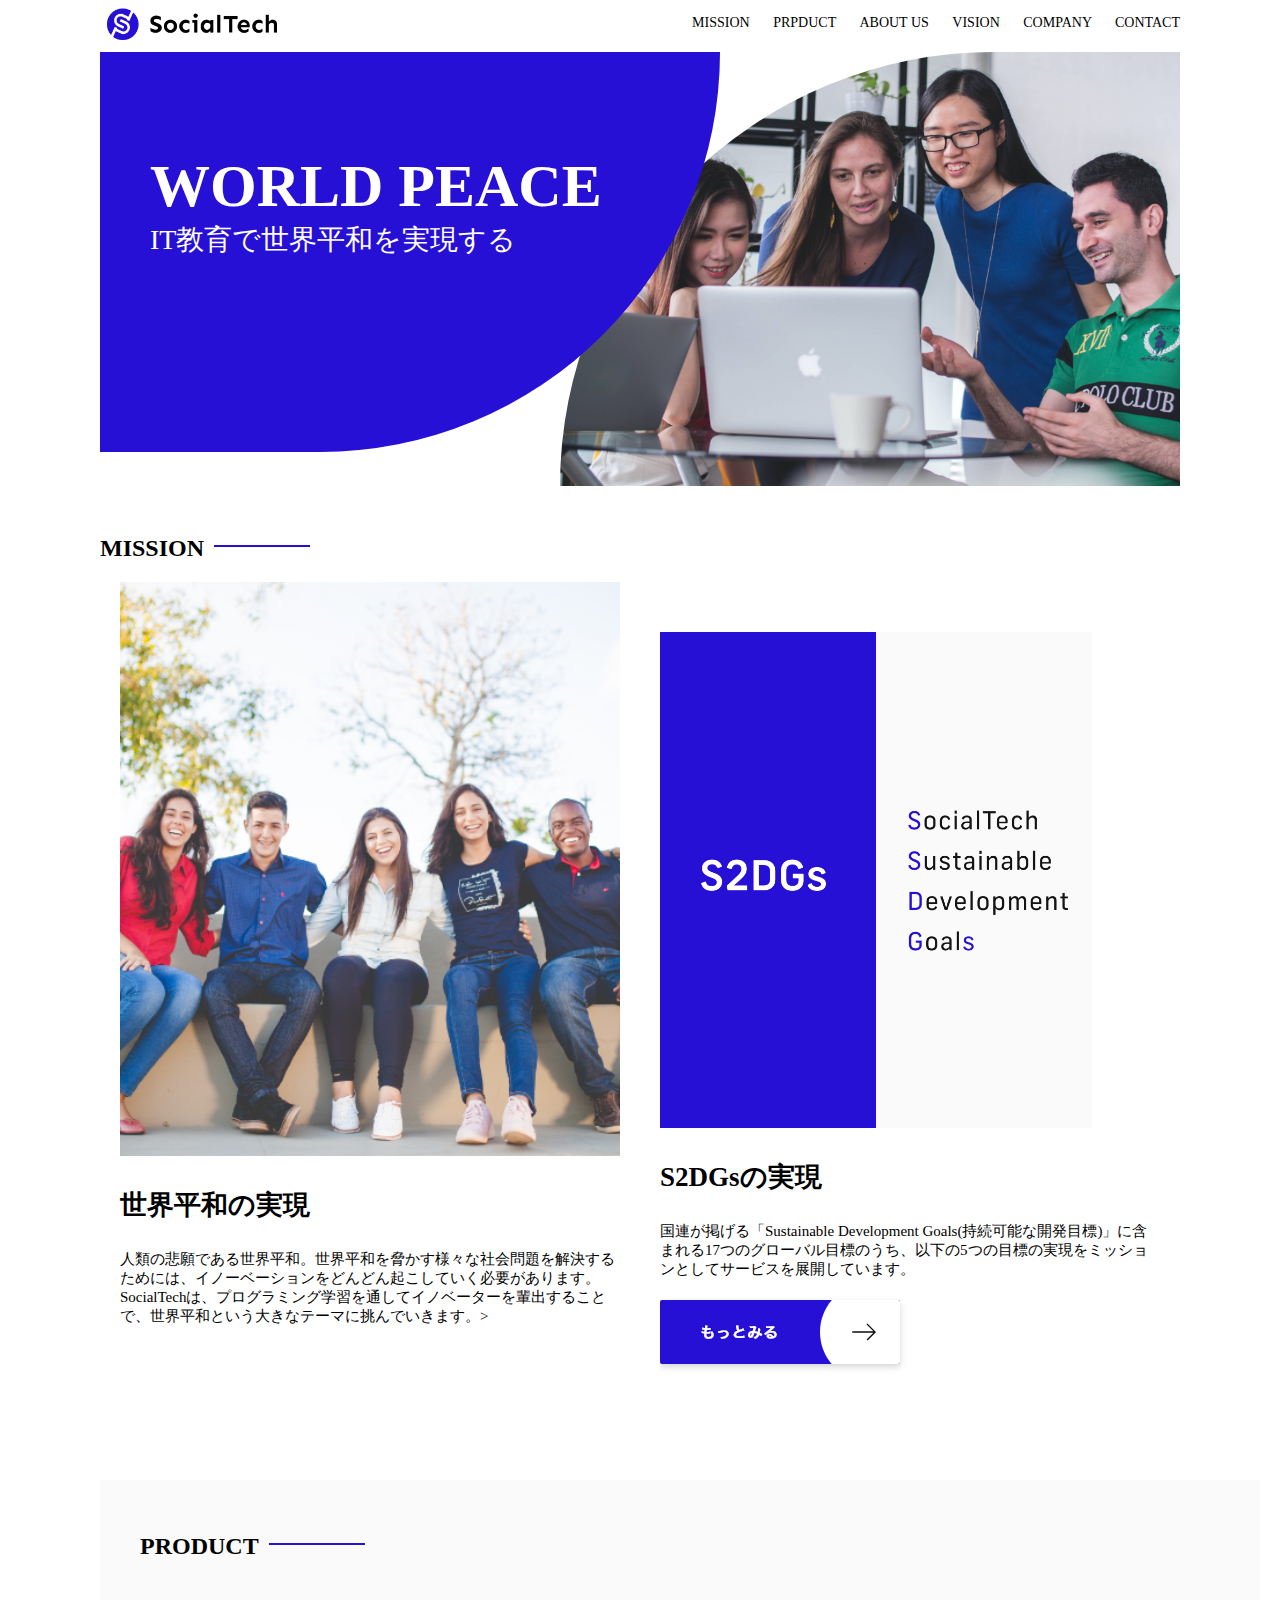
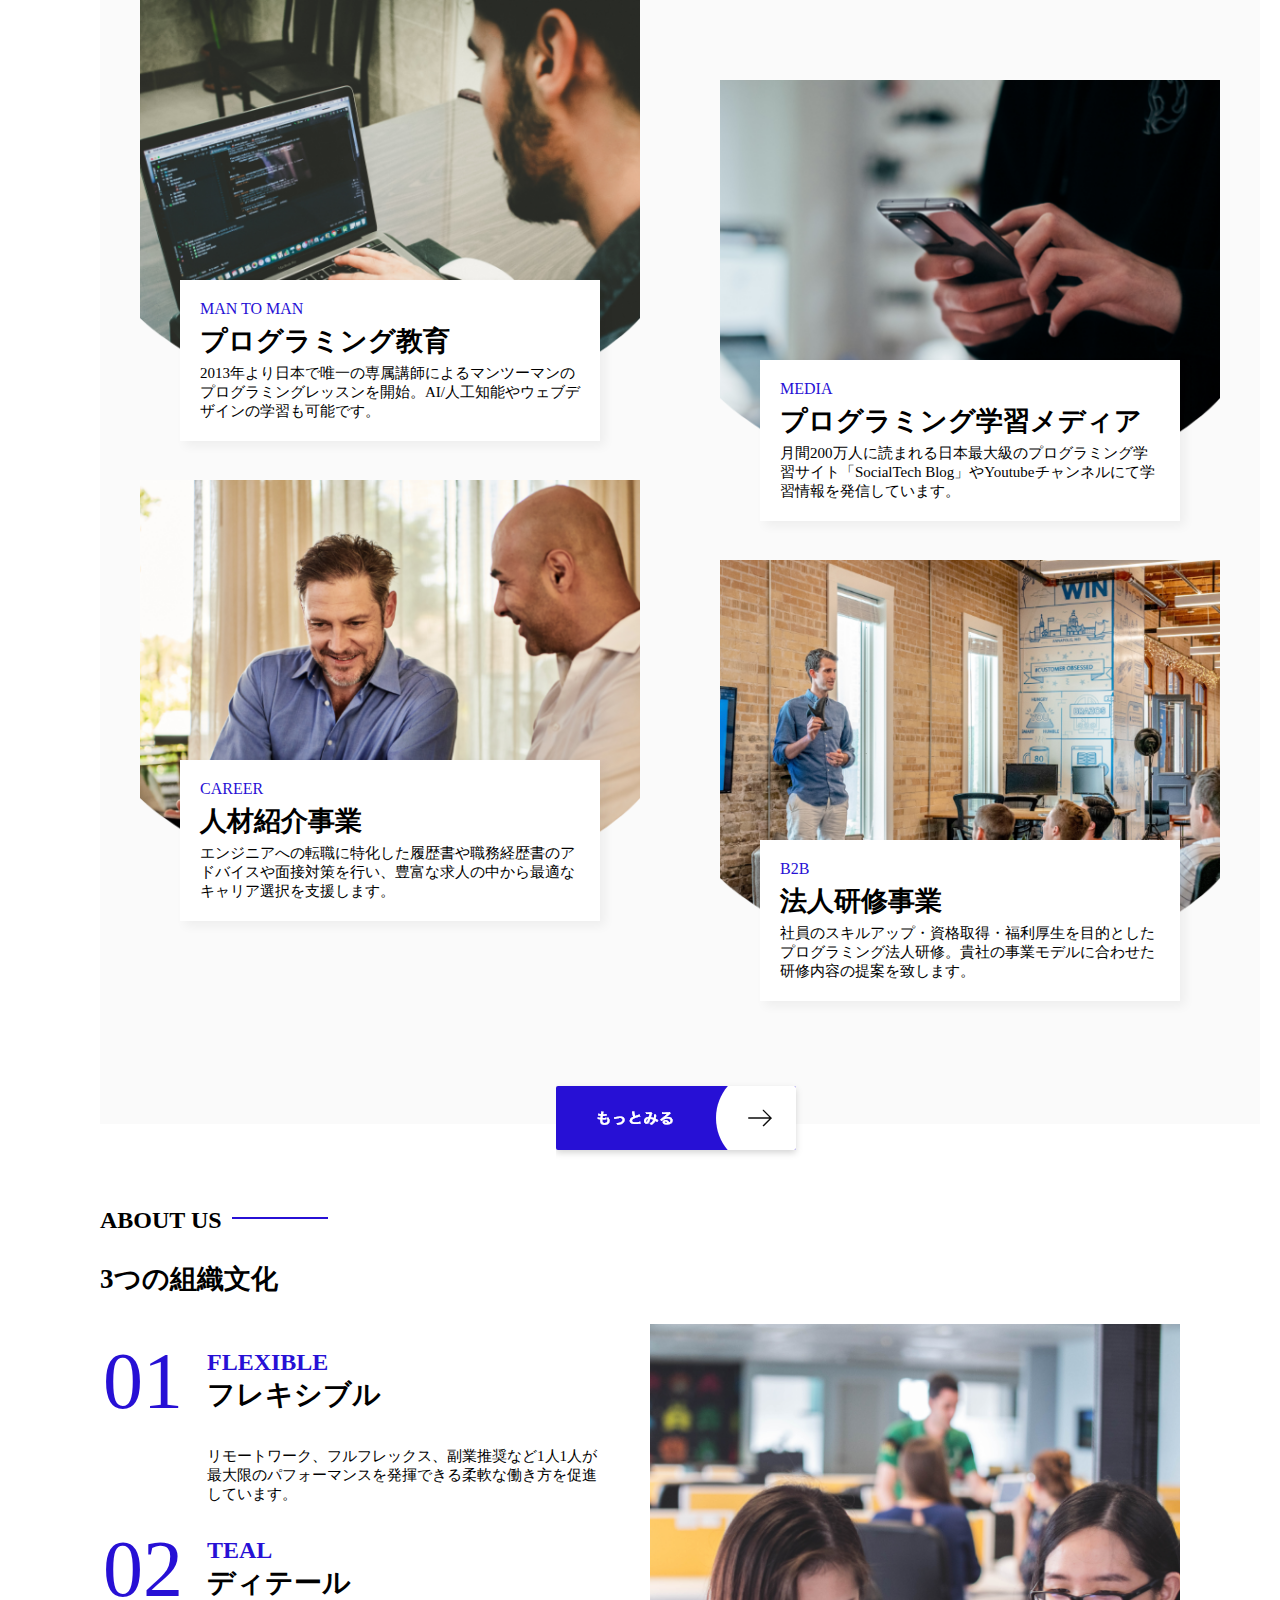
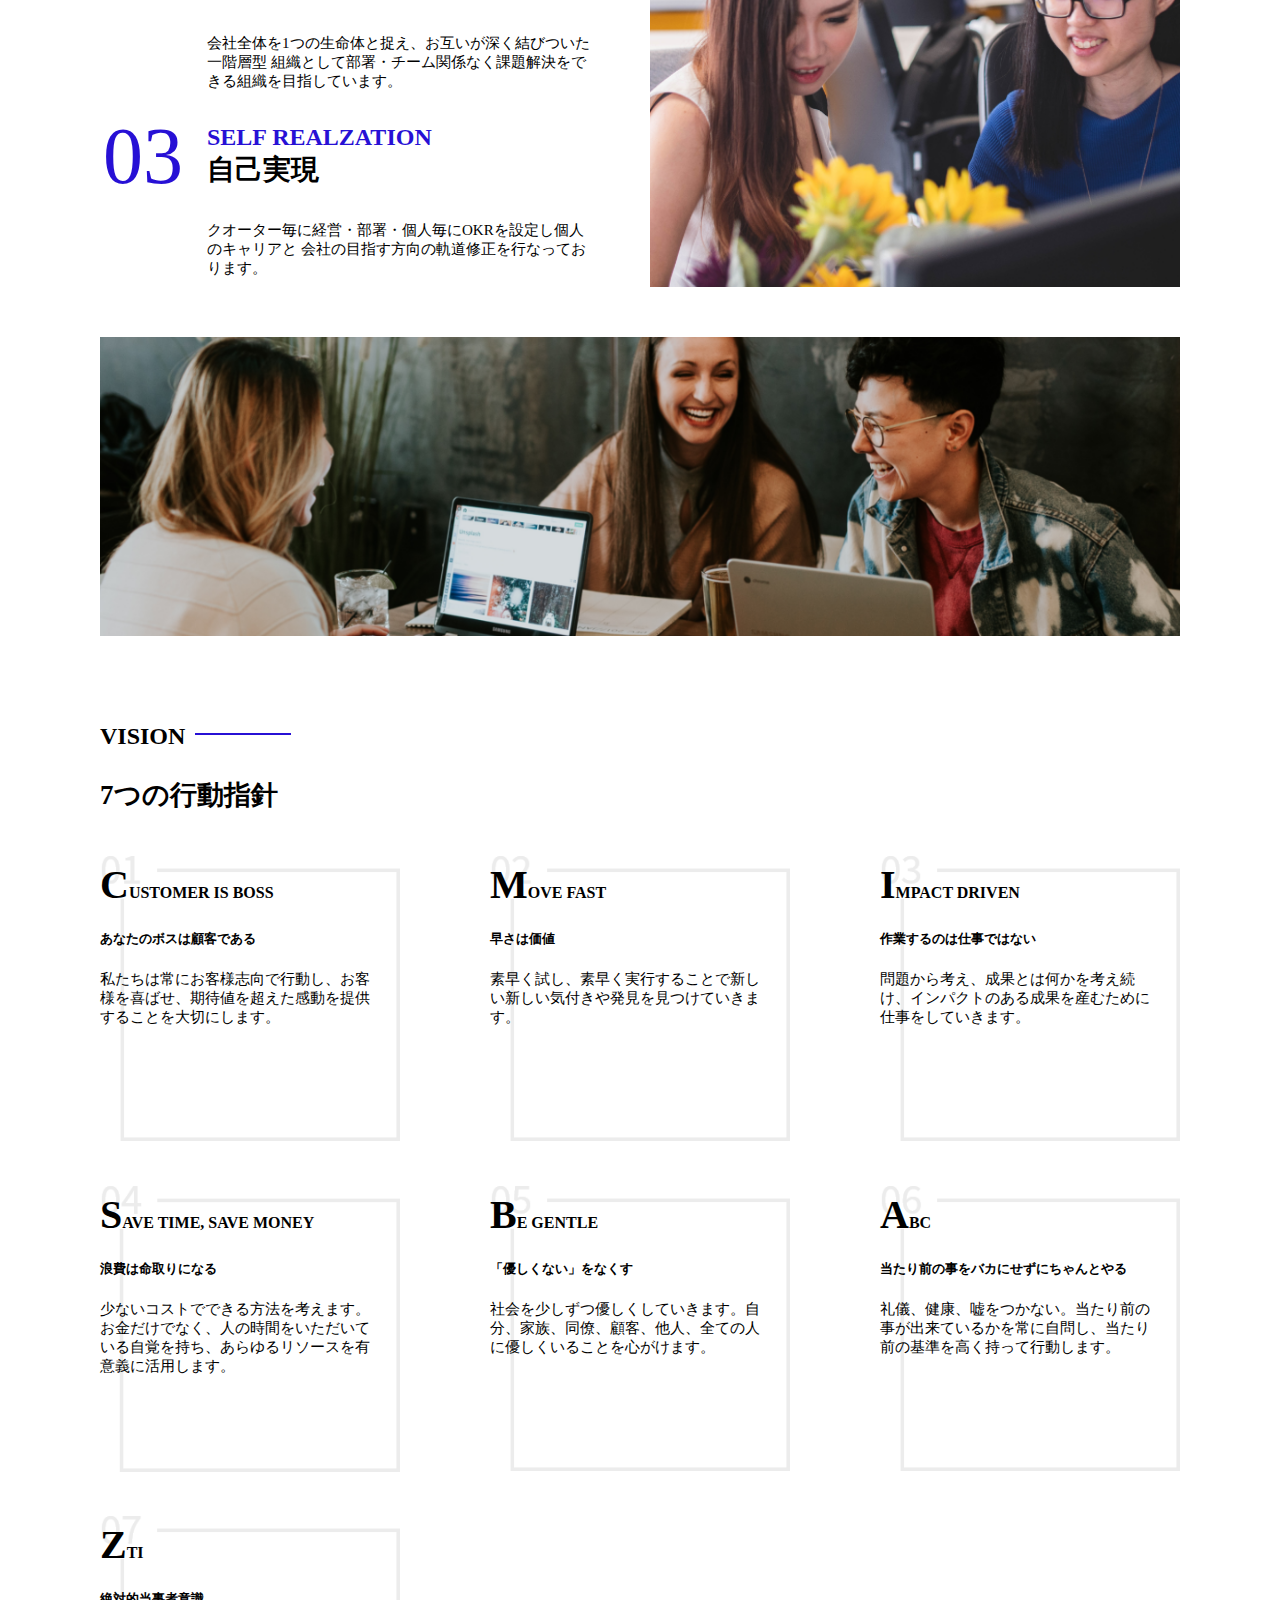
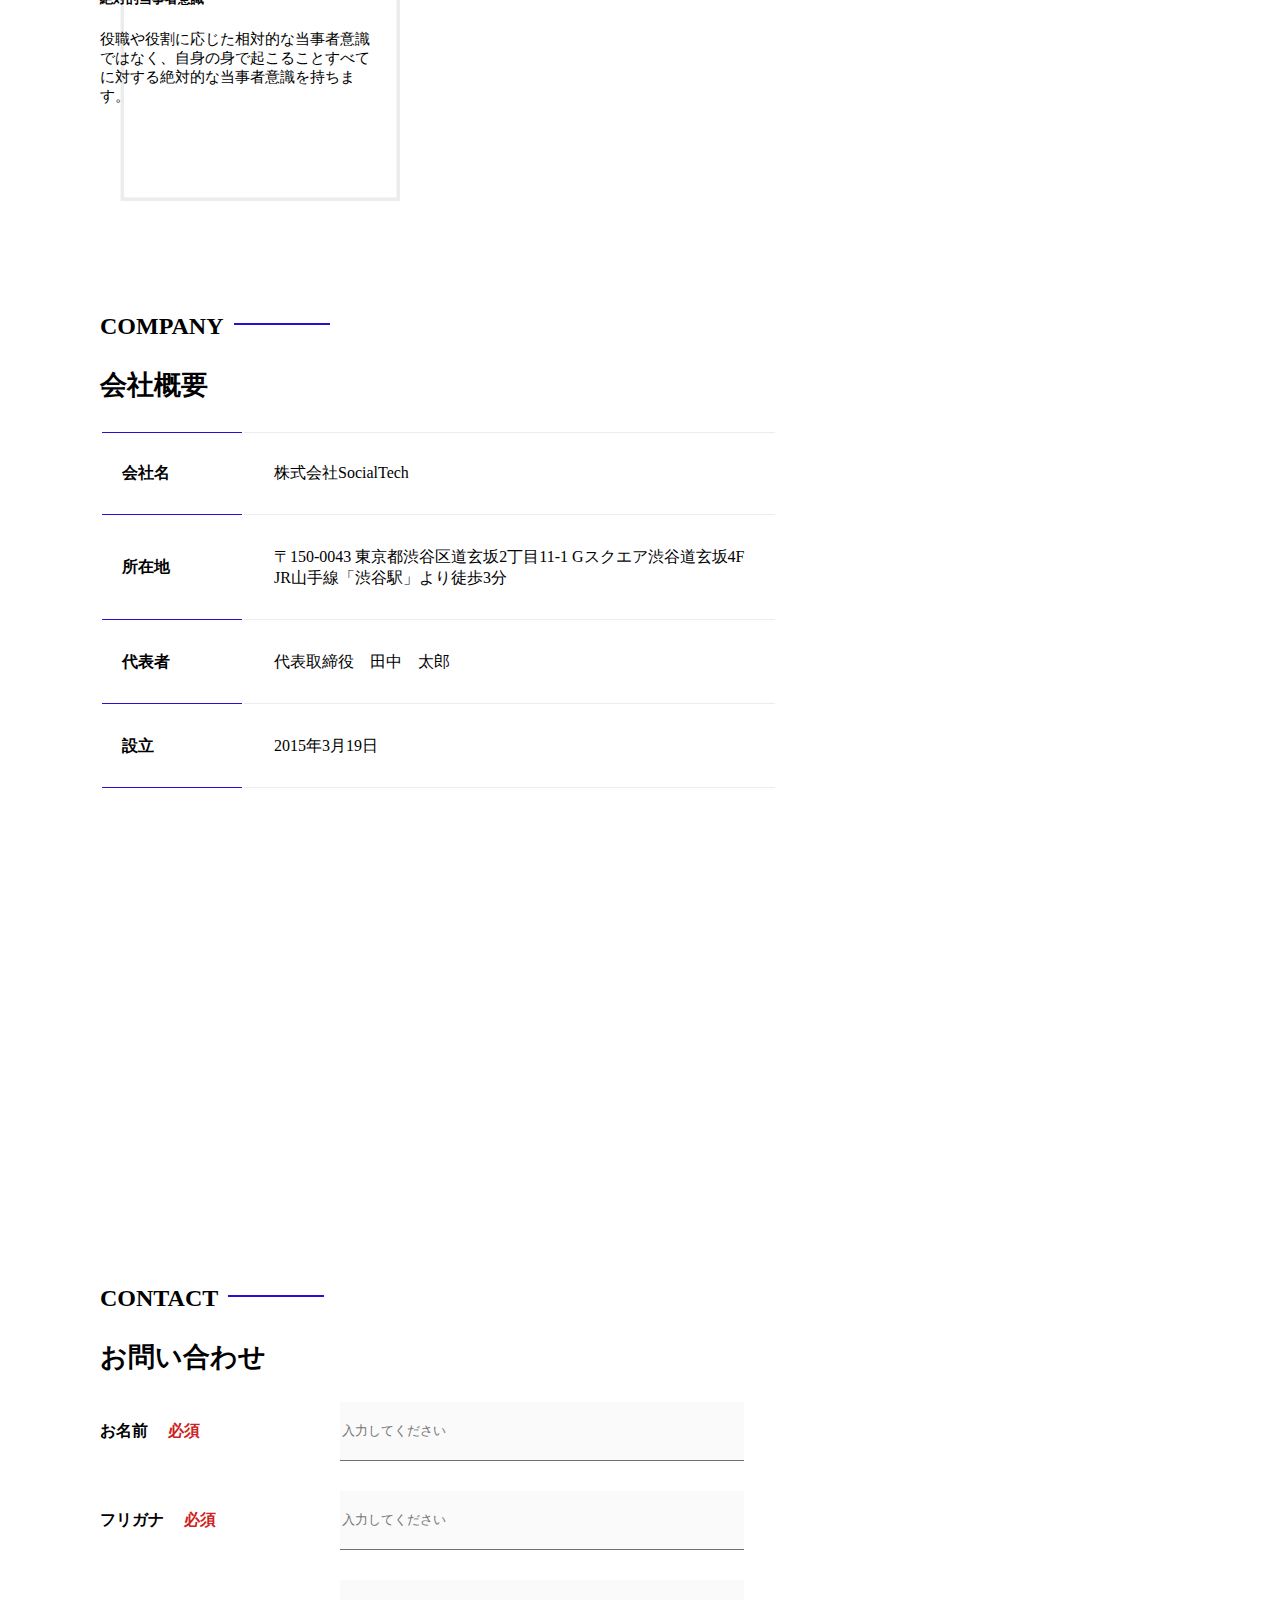
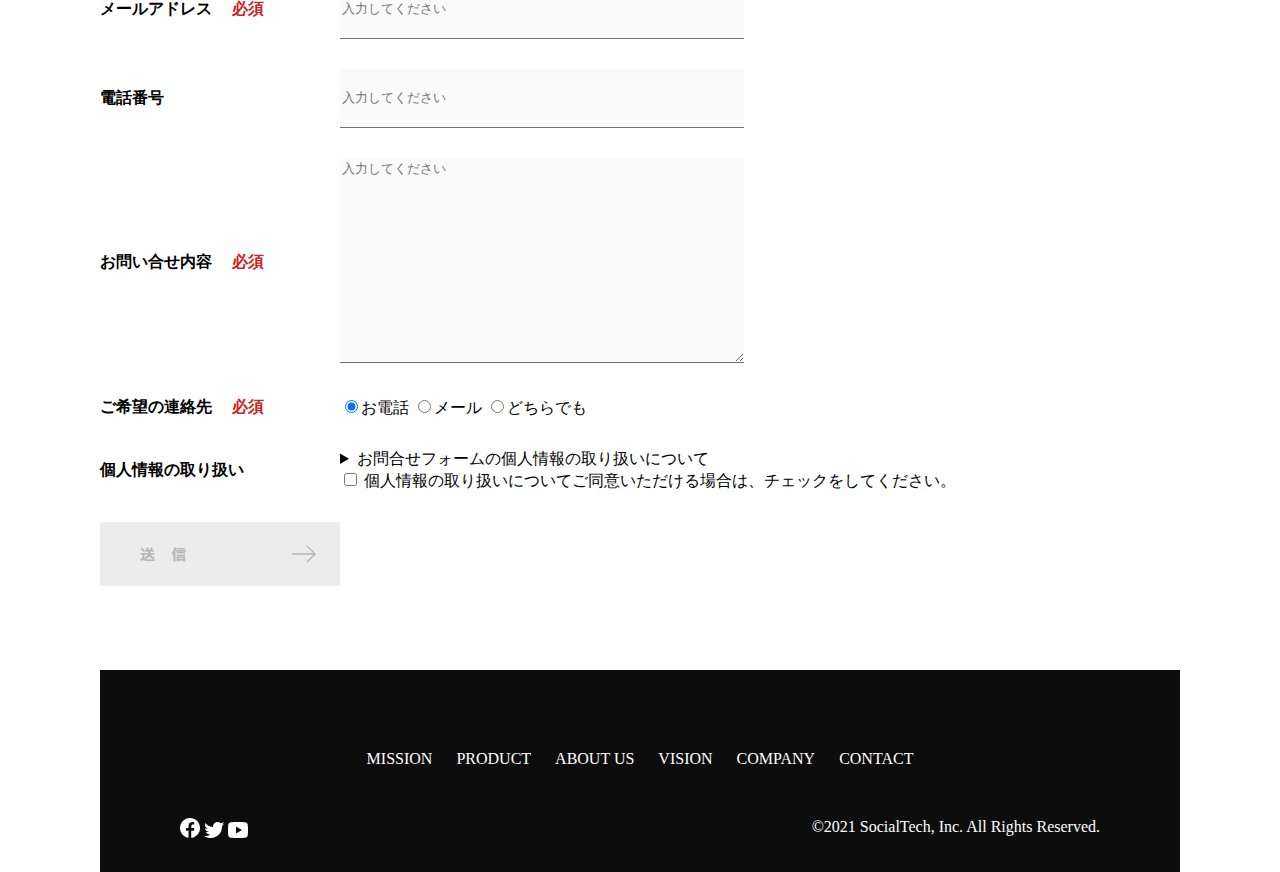
<file: index.html>
<!DOCTYPE html>
<html>
<head>
  <title>SocialTech</title>
  <meta charset="UTF-8">
  <meta name="description" content="SocialTechはEdTech業界のリーディングカンパニーを目指します。">
  <meta name="viewport" content="width=device-width, initial-scale=1.0">
  <link rel="stylesheet" href="style.css">
</head>

<body>
  <!-- ヘッダー -->
  <header>
  <!-- ロゴ -->
    <a href="index.html" id="logo"><img src="images/logo.png" alt="トップページに戻る"></a>
  
   <!-- PC用ナビゲーション -->
   <nav id="nav-pc">
    <a href="mission.html">MISSION</a>
    <a href="product.html">PRPDUCT</a>
    <a href="index.html#aboutus">ABOUT US</a>
    <a href="index.html#vision">VISION</a>
    <a href="index.html#company">COMPANY</a>
    <a href="index.html#contact">CONTACT</a>
  </nav>
  
  <!-- スマホ用メニューボタン -->
  <img id="menu-sp" src="images/button-menu.png" alt="ナビゲーションを開く" onclick="document.getElementById('nav-sp').style.display='block'">
  
  <!-- スマホ用ナビゲーション --> 
   <nav id="nav-sp">
    <img id="close" src="images/button-close.png" alt="ナビゲーションを閉じる" onclick="document.getElementById('nav-sp').style.display= 'none'">
    <a id="logo-sp" href="index.html" onclick="document.getElementById('nav-sp').style.display = 'none'"><img
      src="images/logo-sp.png" alt="トップページに戻る"></a>
    <a class="menu" href="mission.html" onclick="document.getElementById('nav-sp').style.display = 'none'">MISSION</a>
    <a class="menu" href="product.html" onclick="document.getElementById('nav-sp').style.display = 'none'">PRODUCT</a>
    <a class="menu" href="index.html#aboutus"onclick="document.getElementById('nav-sp').style.display = 'none'">ABOUT 
     US</a>
     <a class="menu" href="index.html#vision"
     onclick="document.getElementById('nav-sp').style.display = 'none'">VISION</a>
     <a class="menu" href="index.html#company"
     onclick="document.getElementById('nav-sp').style.display = 'none'">COMPANY</a>
     <a class="menu" href="index.html#contact"
     onclick="document.getElementById('nav-sp').style.display = 'none'">CONTACT</a>
     <div id="sns">
      <a href="https://www.facebook.com/sejuku2013"><img src="images/button-facebook.png" alt="Facebookのリンク"></a>
      <a href="https://twitter.com/samuraijuku"><img src="images/button-twitter.png" alt="Twitterのリンク"></a>
      <a href="https://www.youtube.com/channel/UCCFOQO5aDK0xXam4cUQXT8g"><img src="images/button-youtube.png" alt="YouTubeのリンク"></a>
     </div>   
   </nav>
  </header>
  <main>
    <article>
      <!-- メインビジュアル -->
        <section id="main-visual">
          <div id="main-message">
          <h1>WORLD PEACE</h1>
          <p>IT教育で世界平和を実現する</p>
          </div>
            <img src="images/index/index-main.png" alt="PCの周りに集まる多国籍の仲間たち">
      </section>
      <!-- ミッション -->
        <section id="mission">
          <h2 class="index-h2">MISSION</h2>
          <div id="mission-flex">
          <div>
            <img id="mission-photo" src="images/index/index-mission.png" alt="屋外のベンチで写真を撮影する多国籍の仲間たち">
            <h3>世界平和の実現</h3>
            <p>
              人類の悲願である世界平和。世界平和を脅かす様々な社会問題を解決するためには、イノーベーションをどんどん起こしていく必要があります。SocialTechは、プログラミング学習を通してイノベーターを輩出することで、世界平和という大きなテーマに挑んでいきます。>
            </p>
          </div>
        <div>
          <img id="s2dgs" src="images/index/s2dgs.png" alt="S2DGs">
          <h3>S2DGsの実現</h3>
          <p>国連が掲げる「Sustainable Development Goals(持続可能な開発目標)」に含まれる17つのグローバル目標のうち、以下の5つの目標の実現をミッションとしてサービスを展開しています。</p>
          <a href="mission.html">
            <img src="images/button-more.png" alt="もっとみる">
          </a>
        </div>
        </div>
      </section>

      <section id="product">
        <h2 class="index-h2">PRODUCT</h2>
        <div>
          <div id="product-left">
            <div>
              <img class="product-photo" src="images/index/index-mantoman.png" alt="PCでコードを書く男性">
              <div class="product-explain">
                <span>MAN TO MAN</span>
                <h3>プログラミング教育</h3>
                <p>2013年より日本で唯一の専属講師によるマンツーマンのプログラミングレッスンを開始。AI/人工知能やウェブデザインの学習も可能です。</p>
              </div>
            </div>
            <div>
              <img class="product-photo" src="images/index/index-career.png" alt="笑顔で話し合う2人の男性">
              <div class="product-explain">
              <span>CAREER</span>
              <h3>人材紹介事業</h3>
              <p>エンジニアへの転職に特化した履歴書や職務経歴書のアドバイスや面接対策を行い、豊富な求人の中から最適なキャリア選択を支援します。</p>
            </div>
          </div>
          </div>
          <div id="product-right">
            <div>
              <img class="product-photo" src="images/index/index-media.png" alt="スマートフォンを操作する人">
              <div class="product-explain">
               <span>MEDIA</span>
               <h3>プログラミング学習メディア</h3>
               <p>月間200万人に読まれる日本最大級のプログラミング学習サイト「SocialTech Blog」やYoutubeチャンネルにて学習情報を発信しています。</p> 
              </div>
              </div>
            <div>
              <img class="product-photo" src="images/index/index-b2b.png" alt="講演中の男性とそれを聴く人々">
              <div class="product-explain">
                <span>B2B</span>
                <h3>法人研修事業</h3>
                <p>社員のスキルアップ・資格取得・福利厚生を目的としたプログラミング法人研修。貴社の事業モデルに合わせた研修内容の提案を致します。</p>
              </div>
            </div>
          </div>
          </div>
        <div>
          <a id="product-more" href="product.html">
            <img src="images/button-more.png" alt="もっとみる">
          </a>
        </div>
      </section>
      <!--ABOUT US-->
      <section id="aboutus">
      <h2 class="index-h2">ABOUT US</h2>
      <h3>3つの組織文化</h3>
      <div>
        <table class="culture-table"> 
          <tr>
          <td>
            <span class="culture-num">01</span>
          </td>
          <td>
            <span class="culture-en">FLEXIBLE</span>
            <span class="culture-jp">フレキシブル</span>
          </td>
          </tr>
          <tr>
            <td>
              <!--空のセル-->
            </td>
            <td>
              <p class="culture-description">
                リモートワーク、フルフレックス、副業推奨など1人1人が最大限のパフォーマンスを発揮できる柔軟な働き方を促進しています。
              </p>
            </td>
          </tr>
          <tr>
            <td>
              <span class="culture-num">02</span>
            </td>
            <td>
              <span class="culture-en">TEAL</span>
              <span class="culture-jp">ディテール</span>
            </td>
          </tr>
          <tr>
            <td>
              <!--空のセル-->
            </td>
            <td>
              <p class="culture-description">
                会社全体を1つの生命体と捉え、お互いが深く結びついた一階層型
                組織として部署・チーム関係なく課題解決をできる組織を目指しています。
              </p>
            </td>
          </tr>
          <tr>
            <td>
              <span class="culture-num">03</span>
            </td>
            <td>
              <span class="culture-en">SELF REALZATION</span>
              <span class="culture-jp">自己実現</span>
            </td>
          </tr>
          <tr>
            <td>
              <!--空のセル-->
            </td>
            <td>
              <p class="culture-description">
                クオーター毎に経営・部署・個人毎にOKRを設定し個人のキャリアと
                会社の目指す方向の軌道修正を行なっております。
              </p>
            </td>
          </tr>
        </table>
        <img class="culture-img" src="images/index/index-aboutus1.png" alt="笑顔で話し合う2人の女性">
      </div>
      <img class="culture-img2" src="images/index/index-aboutus2.png" alt="笑顔で話し合う3人の男女">
      </section>
      <!-- vision -->
      <section id="vision">
        <h2 class="index-h2">VISION</h2>
        <h3>7つの行動指針</h3>
        <div>
          <div class="vision-box">
            <img src="images/index/vision-01.png" alt="01">
            <span>
              <h4>CUSTOMER IS BOSS</h4>
              <h5>あなたのボスは顧客である</h5>
              <p>私たちは常にお客様志向で行動し、お客様を喜ばせ、期待値を超えた感動を提供することを大切にします。</p>
            </span>
          </div>
          <div class="vision-box">
            <img src="images/index/vision-02.png" alt="02">
            <span>
              <h4>MOVE FAST</h4>
              <h5>早さは価値</h5>
              <p>素早く試し、素早く実行することで新しい新しい気付きや発見を見つけていきます。</p>
              </span>
          </div>
          <div class="vision-box">
            <img src="images/index/vision-03.png" alt="03">
            <span>
              <h4>IMPACT DRIVEN</h4>
              <h5>作業するのは仕事ではない</h5>
              <p>問題から考え、成果とは何かを考え続け、インパクトのある成果を産むために仕事をしていきます。</p>
            </span>
        </div>
        <div class="vision-box">
          <img src="images/index/vision-04.png" alt="04">
          <span>
            <h4>SAVE TIME, SAVE MONEY</h4>
            <h5>浪費は命取りになる</h5>
            <p>少ないコストでできる方法を考えます。お金だけでなく、人の時間をいただいている自覚を持ち、あらゆるリソースを有意義に活用します。</p>
          </span>
        </div>
        <div class="vision-box">
          <img src="images/index/vision-05.png" alt="05">
          <span>
            <h4>BE GENTLE</h4>
            <h5>「優しくない」をなくす</h5>
            <p>社会を少しずつ優しくしていきます。自分、家族、同僚、顧客、他人、全ての人に優しくいることを心がけます。</p>
          </span>
        </div>
        <div class="vision-box">
          <img src="images/index/vision-06.png" alt="06">
          <span>
            <h4>ABC</h4>
            <h5>当たり前の事をバカにせずにちゃんとやる</h5>
            <p>礼儀、健康、嘘をつかない。当たり前の事が出来ているかを常に自問し、当たり前の基準を高く持って行動します。</p>
          </span>
        </div>
        <div class="vision-box">
          <img src="images/index/vision-07.png" alt="07">
          <span>
            <h4>ZTI</h4>
            <h5>絶対的当事者意識</h5>
            <p>役職や役割に応じた相対的な当事者意識ではなく、自身の身で起こることすべてに対する絶対的な当事者意識を持ちます。</p>
          </span>
          </div>
        </div>
      </section>
      <!-- COMPANY -->
      <section id ="company">
        <h2 class="index-h2">COMPANY</h2>
        <h3>会社概要</h3>
        <table id="company-table">
          <tr>
            <th class="tableheader-first">会社名</th>
            <td class="cell-first">株式会社SocialTech</td>
          </tr>
          <tr>
            <th class="tableheader">所在地</th>
            <td class="cell">〒150-0043 東京都渋谷区道玄坂2丁目11-1 Gスクエア渋谷道玄坂4F<br>JR山手線「渋谷駅」より徒歩3分</td>
          </tr>
          <tr>
            <th class="tableheader">代表者</th>
            <td class="cell">代表取締役　田中　太郎</td>
          </tr>
          <tr>
            <th class="tableheader">設立</th>
            <td class="cell">2015年3月19日</td>
          </tr>
        </table>
        <iframe
         src="https://www.google.com/maps/embed?pb=!1m18!1m12!1m3!1d3241.7759544892483!2d139.69399665123464!3d35.65789123876098!2m3!1f0!2f0!3f0!3m2!1i1024!2i768!4f13.1!3m3!1m2!1s0x60188caa0042e8d1%3A0xba130bea826a7aa2!2z44CSMTUwLTAwNDMg5p2x5Lqs6YO95riL6LC35Yy66YGT546E5Z2C77yS5LiB55uu77yR77yR4oiS77yR!5e0!3m2!1sja!2sjp!4v1636872991912!5m2!1sja!2sjp"
         style="border:0;" allowfullscreen="" loading="lazy">
        </iframe>
      </section>
      <!-- お問い合わせフォーム -->
      <section id="contact">
        <h2 class="index-h2">CONTACT</h2>
        <h3>お問い合わせ</h3>
        <!-- STATIC FORMSのフォームタグ -->
        <form action="https://api.staticforms.xyz/submit" method="post">          
          <input type="text" name="honeypot" style="display:none">
          <!-- STATIC FORMSのアクセスキー -->
           <input type="hidden" name="accessKey" value="19771aef-41c4-40b6-b915-912b0ebe13c9">
           <input type="hidden" name="subject" value="お問い合わせフォーム" />
           <!--送信先のメールアドレスをvalueに設定する-->
           <input type="hidden" name="replyTo" value="satoshiy4@gmail.com">
           <!--redirectToのURLは公開後のURLへリンクする-->
           <input type="hidden" name="redirectTo" value="">
          <div>
            <div class="contact-heading">
              <label class="contact-label">お名前<span class="contact-span">必須</span></label>   
            </div>
            <div class="contact-form">
              <input type="text" name="name" placeholder="入力してください" class="contact-textbox">
            </div>
          </div>
          <div>
            <div class="contact-heading">
              <label class="contact-label">フリガナ<span class="contact-span">必須</span></label>
            </div>
            <div class="contact-form">
              <input type="text" name="hurigana" placeholder="入力してください" class="contact-textbox">
            </div>
          </div>
          <div>
            <div class="contact-heading">
              <label class="contact-label">メールアドレス<span class="contact-span">必須</span></label>
            </div>
            <div class="contact-form">
              <input type="text" name="email" placeholder="入力してください" class="contact-textbox">
            </div>
          </div>
          <div>
            <div class="contact-heading">
              <label class="contact-label">電話番号</label>
            </div>
            <div>
              <input type="text" name="tel" placeholder="入力してください" class="contact-textbox">
            </div>
          </div>
          <div>
            <div class="contact-heading">
              <label class="contact-label">お問い合せ内容<span class="contact-span">必須</span></label>
            </div>
            <div>
              <textarea class="contact-textarea" placeholder="入力してください" name="message"></textarea>
            </div>
          </div>
          <div>
            <div class="contact-heading">
             <label class="contact-label">ご希望の連絡先<sapn class="contact-span">必須</span></label>
            </div>
            <div>
             <input class="radiobutton" type="radio" value="tel" name="contact" checked><label>お電話</label>
             <input class="radiobutton" type="radio" value="mail" name="contact"><label>メール</label>
             <input class="radiobutton" type="radio" value="both" name="contact"><label>どちらでも</label>
            </div>
          </div>
          <div>
             <div class="contact-heading">
              <label class="contact-label">個人情報の取り扱い</label>
             </div>
             <div>
            <details>
              <summary>お問合せフォームの個人情報の取り扱いについて</summary>
              <div>
              <span>１．組織の名称又は氏名</span><br>
              株式会社SocialTech<br><br>
              <span>２．個人情報保護管理者（若しくはその代理人）の氏名又は職名、所属及び連絡先</span>
              鈴木 一郎 コーポレート部</span><br>
              メールアドレス：support@socialtech.net<br>
              TEL：03-xxxx-xxx<br>
              <span>３．個人情報の利用目的</span><br>
              ・本サービス及び本サービスに関連する情報の提供又はそれらに関する連絡のため<br>                  
              ・ユーザーの本人確認のため<br>
              ・当社サービスのご案内のため<br>
              ・当社の商品等の広告または宣伝（電子メールによるものを含むものとします。）<br><br>
              <span>４．個人情報の取り扱い業務の委託</span><br>
              個人情報の取扱業務の全部または一部を外部に業務委託する場合があります。<br>
              その際、弊社は、個人情報を適切に保護できる管理体制を敷き実行していることを条件として<br>
              委託先を厳選したうえで、機密保持契約を委託先と締結し、お客様の個人情報を厳密に管理させます。<br><br>
              <span>５．個人情報の開示等の請求</span><br>
              お客様は、弊社に対してご自身の個人情報の開示等（利用目的の通知、開示、内容の訂正・追加・削除、利用の停止または消去、第三者への提供の停止）に関して、当社問合わせ窓口に申し出ることができます。<br>
              その際、弊社はお客様ご本人を確認させていただいたうえで、合理的な期間内に対応いたします。<br><br>                    
              なお、個人情報に関する弊社問合わせ先は、次の通りです。<br><br>
              株式会社SocialTech　個人情報問合せ窓口<br>
              〒150-0043　東京都渋谷区道玄坂2丁目11-1 Ｇスクエア渋谷道玄坂 4F<br>
              メールアドレス：support@socialtech.net　TEL：03-xxxx-xxxx<br><br>
              <span>６．個人情報を提供されることの任意性について</span><br><br>
              お客様がご自身の個人情報を弊社に提供されるか否かは、お客様のご判断によりますが、もしご提供されない場合には、適切なサービスが提供できない場合がありますので予めご了承ください。
            </div>
            </details>
            <input type="checkbox" name="agree">
             <span>個人情報の取り扱いについてご同意いただける場合は、チェックをしてください。</span>
            </div>
            </div>
       <input type="image" src="images/button-submit.png" alt="送信する">
      </form>
      </section>
    </article>
    <footer>
      <div src="images/logo-sp.png" alt="SocialTech">
      </div>
      <div id="footer-link">
        <a href="mission.html">MISSION</a>
        <a href="product.html">PRODUCT</a>
        <a href="index.html#aboutus">ABOUT US</a>
        <a href="index.html#vision">VISION</a>
        <a href="index.html#company">COMPANY</a>
        <a href="index.html#contact">CONTACT</a>
      </div>
      <div id="sns-footer">
        <a href="https://www.facebook.com/sejuku2013"><img src="images/button-facebook.png" alt="Facebookのリンク"></a>
        <a href="htpps://twitter.com/samuraijuku"><img src="images/button-twitter.png" alt="Twitterのリンク"></a>
        <a href="https://www.youtube.com/channel/UCCFOQO5aDK0xXam4cUQXT8g"><img src="images/button-youtube.png" alt="Youtubeのリンク"></a>
         <span id="copyright">&copy;2021 SocialTech, Inc. All Rights Reserved. </span>
      </div>
    </footer>
  </main>
</body>
</html>
</file>
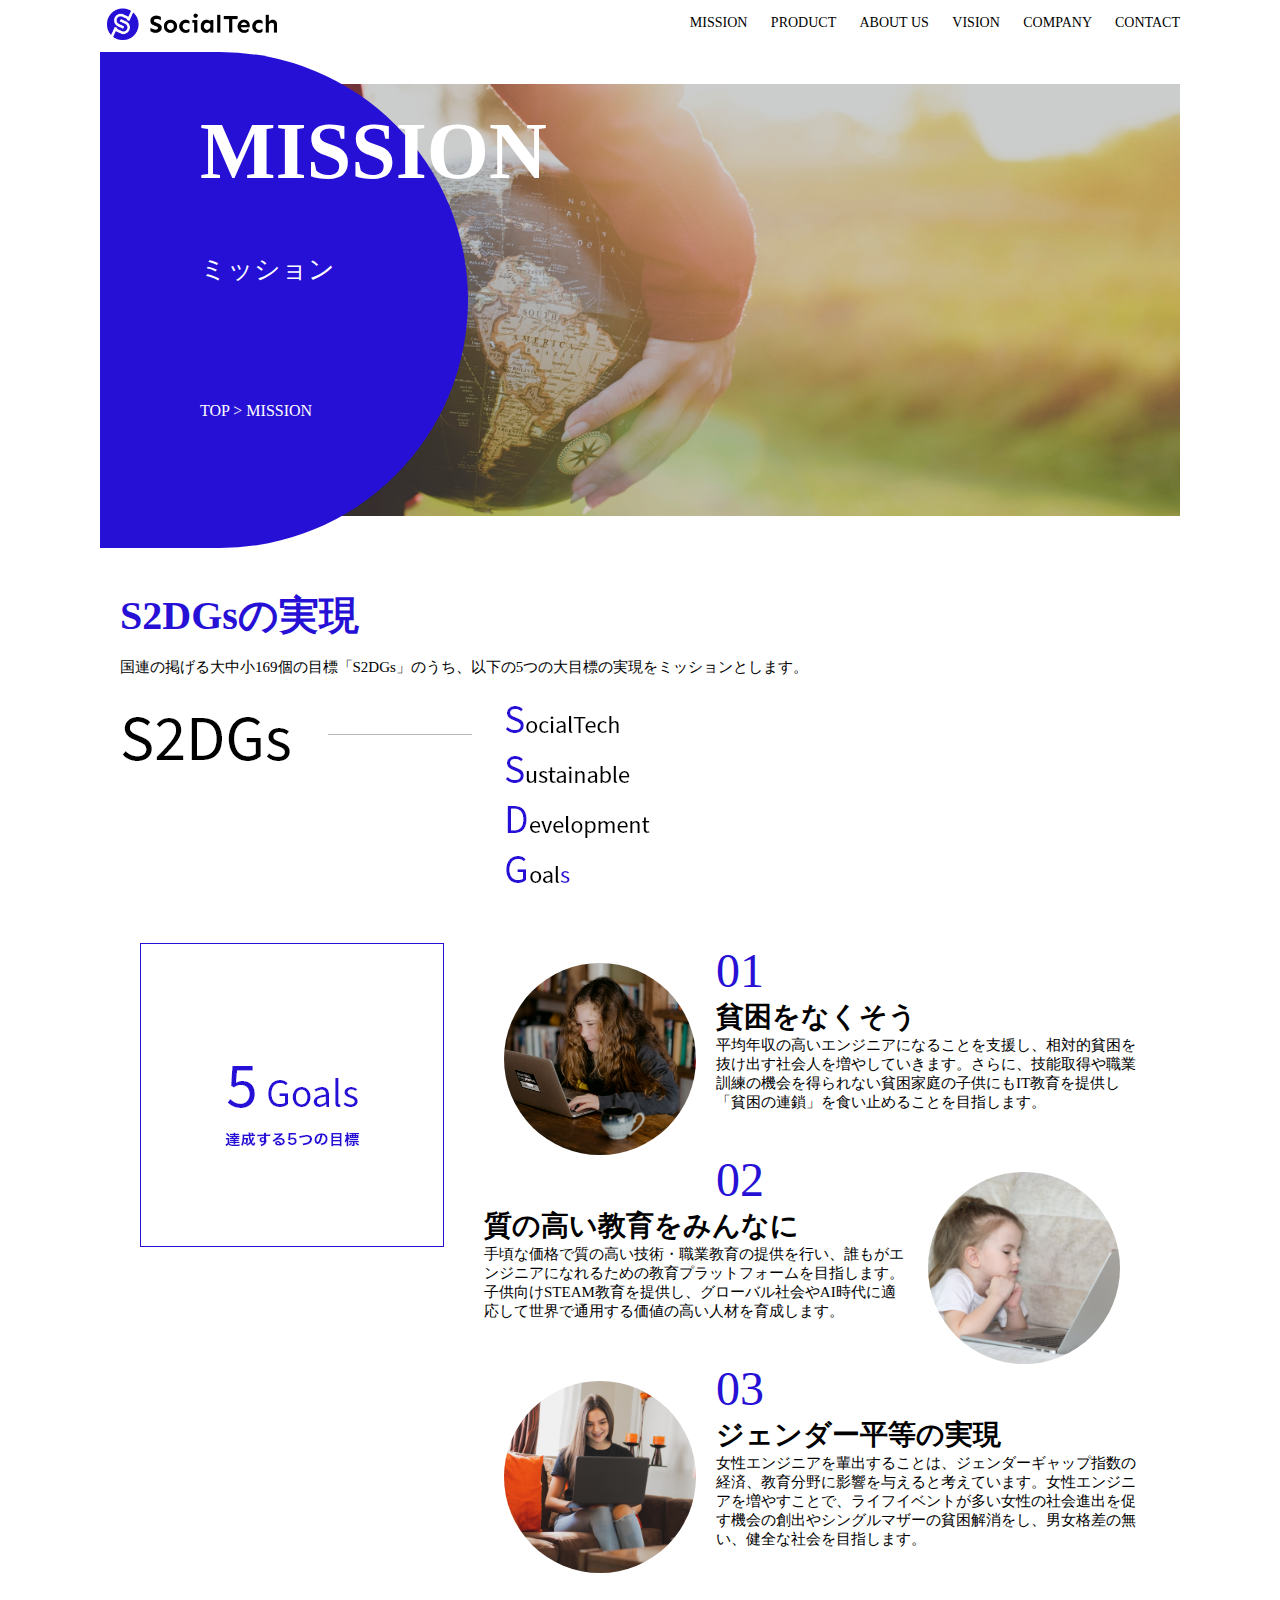
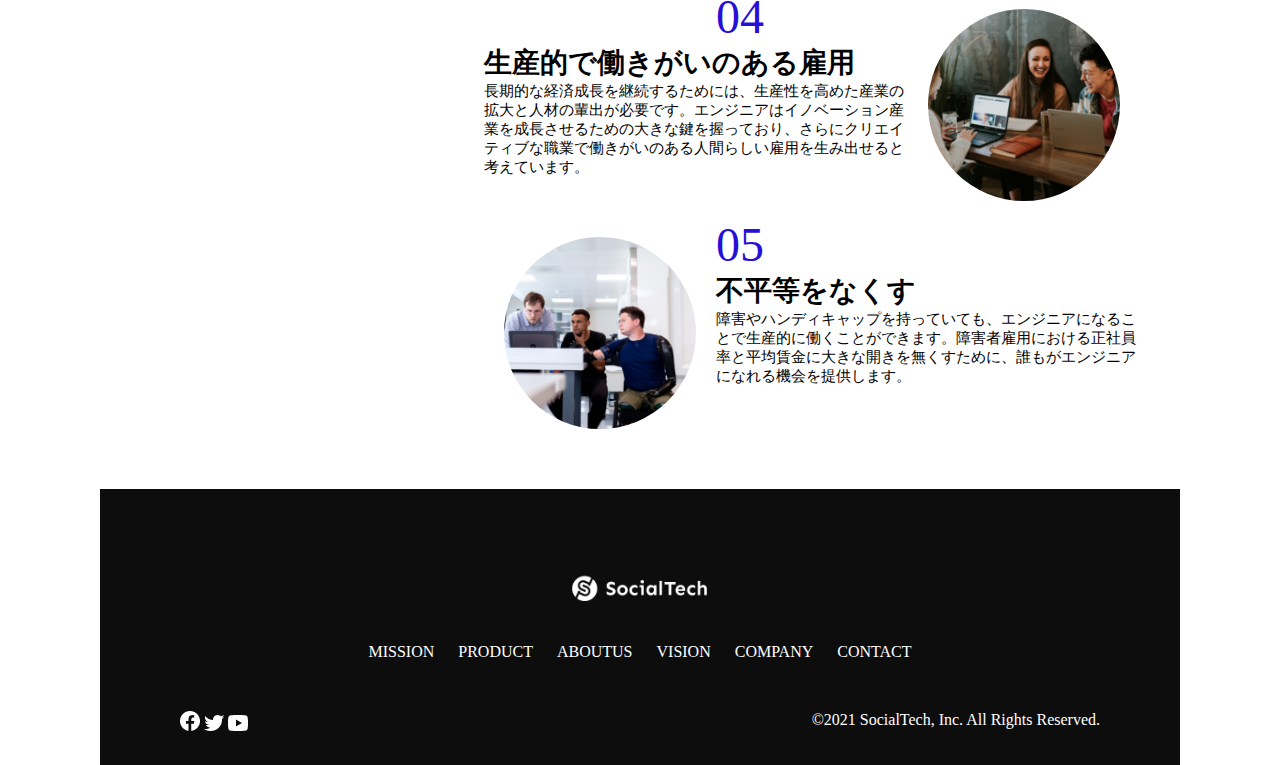
<file: mission.html>
<!DOCTYPE html>
<html>
  <head>
    <title>SocialTech - MISSION ミッション - </title>
    <meta charset="UTF-8">
    <meta name="description" content="SocialTechが目指す5つの目標(S2DGs)を紹介します">
    <meta name="viewport" content="width=device-width, initial-scale=1.0">
    <link rel="stylesheet" href="style.css">
  </head>
  
  <body>
    <!-- ヘッダー -->
    <header>
      <!-- ロゴ　-->
      <a href="index.html" id="logo"><img src="images/logo.png" alt="トップページに戻る"></a>
    
     <!-- PC用ナビゲーション -->
     <nav id="nav-pc">
      <a href="mission.html">MISSION</a>
      <a href="product.html">PRODUCT</a>
      <a href="index.html#aboutus">ABOUT US</a>
      <a href="index.html#vision">VISION</a>
      <a href="index.html#company">COMPANY</a>
      <a href="index.html#contact">CONTACT</a>
     </nav>

     <!-- スマホ用メニューボタン -->
     <img id="menu-sp" src="images/button-menu.png" alt="ナビゲーションを開く" onclick="document.getElementById('nav-sp').style.display= 'block'">

     <!-- スマホ用ナビゲーション -->
     <nav id="nav-sp">
      <img id="close" src="images/button-close.png" alt="ナビゲーションを閉じる" onclick="document.getElementById('nav-sp').style.disolay='none'">
      <a id="logo-sp" href="index.html" onclick="document.getElementById('nav-sp').style.display = 'none'"><img                           
          src="images/logo-sp.png" alt="トップページに戻る"></a>
     <a class="menu" href="mission.html" onclick="document.getElementById('nav-sp').style.display = 'none'">MISSION</a>
     <a class="menu" href="product.html" onclick="document.getElementById('nav-sp').style.display = 'none'">PRODUCT</a>
     <a class="menu" href="index.html#aboutus"onclick="document.getElementById('nav-sp').style.display = 'none'">ABOUT 
       US</a>
      <a class="menu" href="index.html#vision"
       onclick="document.getElementById('nav-sp').style.display = 'none'">VISION</a>
      <a class="menu" href="index.html#company"
       onclick="document.getElementById('nav-sp').style.display = 'none'">COMPANY</a>
     <a class="menu" href="index.html#contact"
       onclick="document.getElementById('nav-sp').style.display = 'none'">CONTACT</a>
     <div id="sns">
      <a href="https://www.facebook.com/sejuku2013"><img src="images/button-facebook.png" alt="Facebookのリンク"></a>
      <a href="https://twitter.com/samuraijuku"><img src="images/button-twitter.png" alt="Twitterのリンク"></a>
      <a href="https://www.youtube.com/channel/UCCFOQO5aDK0xXam4cUQXT8g"><img src="images/button-youtube.png" alt="YouTubeのリンク"></a>
      <span id="copyright">&copy;2021 SocialTech, Inc. All Rights Reserved.</span>
     </div> 
    </nav>    
   </header>
   <main>
    <article>
      <section id="mission-main">
        <div id="mission-title">
          <h1>MISSION</h1>
          <span>ミッション</span>
          <div>TOP > MISSION</div>
        </div>
      </section>
       <section id="mission-s2dgs">
        <h2 class="mission-h2">S2DGsの実現</h2>
        <p>国連の掲げる大中小169個の目標「S2DGs」のうち、以下の5つの大目標の実現をミッションとします。</p>
        <img src="images/mission/mission-s2dgs.png" alt="S2DGs">
       </section>
        <section id="mission-5goals">
          <div>
            <img id="s2dgs-image" src="images/mission/mission-5goals.png" alt="5Goals">
          </div>
          <div>
          <div>
            <img class="fivegoals-image-left" src="images/mission/mission-5goals01.png" alt="PCを操作する女の子">
            <span class="fivegoals-number">01</span>
            <h3 class="fivegoals-h3">貧困をなくそう</h3>
            <p class="fivegoals-p">
              平均年収の高いエンジニアになることを支援し、相対的貧困を抜け出す社会人を増やしていきます。さらに、技能取得や職業訓練の機会を得られない貧困家庭の子供にもIT教育を提供し「貧困の連鎖」を食い止めることを目指します。
            </p>
           </div>
            
           <div>
             <img class="fivegoals-image-right" src="images/mission/mission-5goals02.png" alt="PCを見つめる小さい女の子">
             <span class="fivegoals-number">02</span>
             <h3 class="fivegoals-h3">質の高い教育をみんなに</h3>
             <p class="fivegoals-p">
              手頃な価格で質の高い技術・職業教育の提供を行い、誰もがエンジニアになれるための教育プラットフォームを目指します。子供向けSTEAM教育を提供し、グローバル社会やAI時代に適応して世界で通用する価値の高い人材を育成します。
            </p>
           </div>
          
            <div>
             <img class="fivegoals-image-left" src="images/mission/mission-5goals03.png" alt="PCを操作する女性">
             <span class="fivegoals-number">03</span>
             <h3 class="fivegoals-h3">ジェンダー平等の実現</h3>
             <p class="fivegoals-p">
              女性エンジニアを輩出することは、ジェンダーギャップ指数の経済、教育分野に影響を与えると考えています。女性エンジニアを増やすことで、ライフイベントが多い女性の社会進出を促す機会の創出やシングルマザーの貧困解消をし、男女格差の無い、健全な社会を目指します。
             </p>
            </div>
            
            <div>
             <img class="fivegoals-image-right" src="images/mission/mission-5goals04.png" alt="笑顔で話し合う3人の男女">
             <span class="fivegoals-number">04</span>
             <h3 class="fivegoals-h3">生産的で働きがいのある雇用</h3>
             <p class="fivegoals-p">
              長期的な経済成長を継続するためには、生産性を高めた産業の拡大と人材の輩出が必要です。エンジニアはイノベーション産業を成長させるための大きな鍵を握っており、さらにクリエイティブな職業で働きがいのある人間らしい雇用を生み出せると考えています。
             </p>
            </div>

          <div>
            <img class="fivegoals-image-left" src="images/mission/mission-5goals05.png" alt="障害を持つ男性が生き生きと働く様子">
            <span class="fivegoals-number">05</span>
            <h3 class="fivegoals-h3">不平等をなくす</h3>
            <p class="fivegoals-p">
             障害やハンディキャップを持っていても、エンジニアになることで生産的に働くことができます。障害者雇用における正社員率と平均賃金に大きな開きを無くすために、誰もがエンジニアになれる機会を提供します。
            </p>
            </div>
        </section>
    </article>
    <footer>
      <div id="footer-logo">
        <img src="images/logo-sp.png" alt="SocialTech">
      </div>
      <div id="footer-link">
        <a href="mission.html">MISSION</a>
        <a href="product.html">PRODUCT</a>
        <a href="index.html#aboutus">ABOUTUS</a>
        <a href="index.html#vision">VISION</a>
        <a href="index.html#company">COMPANY</a>
        <a href="index.html#contact">CONTACT</a>
      </div>
      <div id="sns-footer">
      <a href="https://www.facebook.com/sejuku2013"><img src="images/button-facebook.png" alt="Facebookのリンク"></a>
      <a href="https://twitter.com/samuraijuku"><img src="images/button-twitter.png" alt="Twitterのリンク"></a>
      <a href="https://www.youtube.com/channel/UCCFOQO5aDK0xXam4cUQXT8g"><img src="images/button-youtube.png" alt="YouTubeのリンク"></a>
      <span id="copyright">&copy;2021 SocialTech, Inc. All Rights Reserved.</span>
      </div>
    </footer>
   </main>
  </body>

</html>
</file>
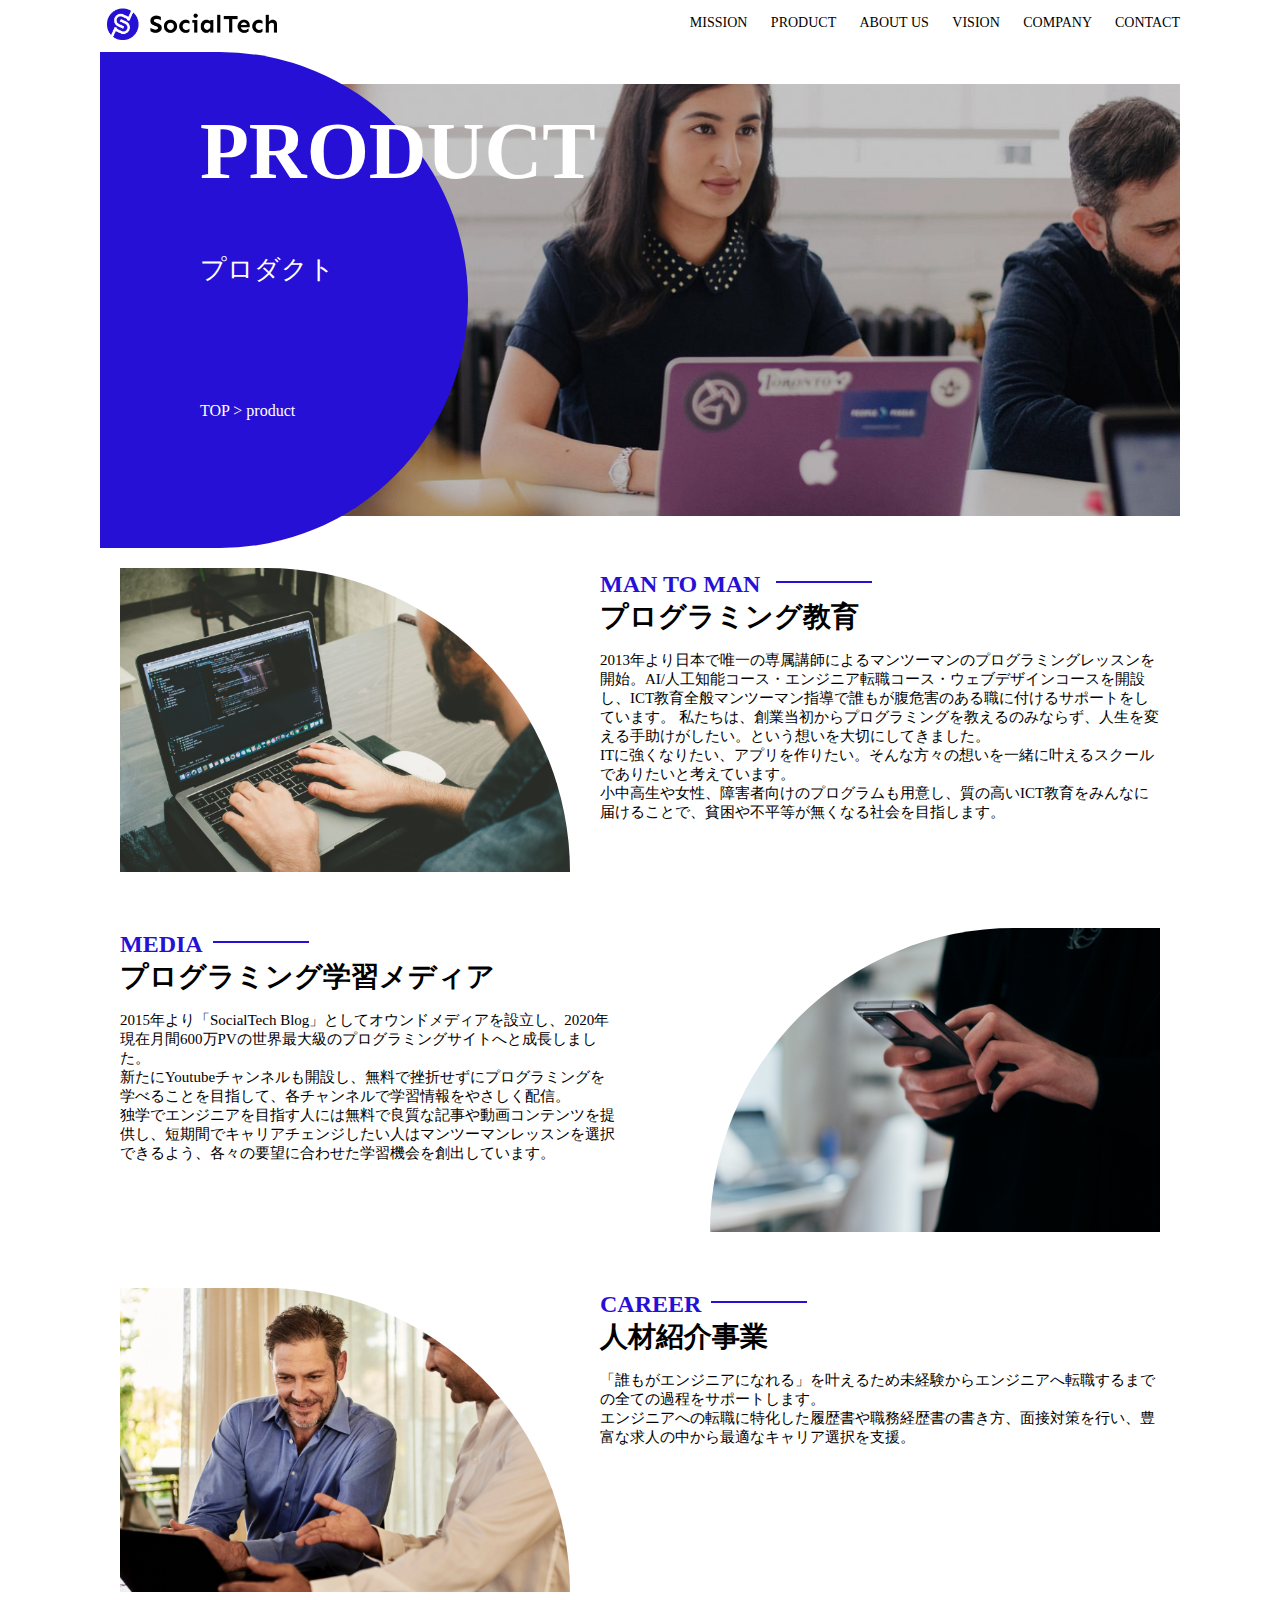
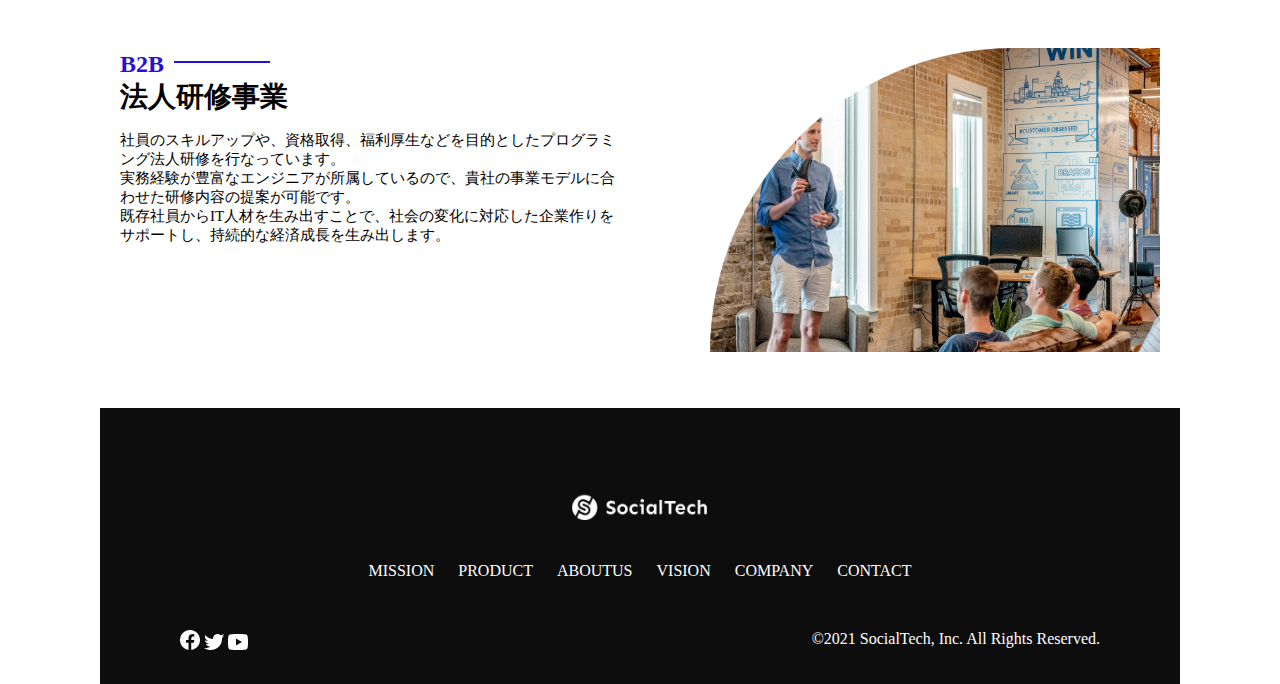
<file: product.html>
<!DOCTYPE html>
<html>
  <head>
    <title>SocialTech - PRODUCT プロダクト - </title>
    <meta charset="UTF-8">
    <meta name="description" content="SocialTechの4つのプロダクトを紹介します">
    <meta name="viewport" content="width=device-width, initial-scale=1.0">
    <link rel="stylesheet" href="style.css">
  </head>
  
  <body>
    <!-- ヘッダー -->
    <header>
      <!-- ロゴ　-->
      <a href="index.html" id="logo"><img src="images/logo.png" alt="トップページに戻る"></a>
    
     <!-- PC用ナビゲーション -->
     <nav id="nav-pc">
      <a href="mission.html">MISSION</a>
      <a href="product.html">PRODUCT</a>
      <a href="index.html#aboutus">ABOUT US</a>
      <a href="index.html#vision">VISION</a>
      <a href="index.html#company">COMPANY</a>
      <a href="index.html#contact">CONTACT</a>
     </nav>

     <!-- スマホ用メニューボタン -->
     <img id="menu-sp" src="images/button-menu.png" alt="ナビゲーションを開く" onclick="document.getElementById('nav-sp').style.display= 'block'">

     <!-- スマホ用ナビゲーション -->
     <nav id="nav-sp">
      <img id="close" src="images/button-close.png" alt="ナビゲーションを閉じる" onclick="document.getElementById('nav-sp').style.disolay='none'">
      <a id="logo-sp" href="index.html" onclick="document.getElementById('nav-sp').style.display = 'none'"><img                           
          src="images/logo-sp.png" alt="トップページに戻る"></a>
     <a class="menu" href="mission.html" onclick="document.getElementById('nav-sp').style.display = 'none'">MISSION</a>
     <a class="menu" href="product.html" onclick="document.getElementById('nav-sp').style.display = 'none'">PRODUCT</a>
     <a class="menu" href="index.html#aboutus"onclick="document.getElementById('nav-sp').style.display = 'none'">ABOUT 
       US</a>
      <a class="menu" href="index.html#vision"
       onclick="document.getElementById('nav-sp').style.display = 'none'">VISION</a>
      <a class="menu" href="index.html#company"
       onclick="document.getElementById('nav-sp').style.display = 'none'">COMPANY</a>
     <a class="menu" href="index.html#contact"
       onclick="document.getElementById('nav-sp').style.display = 'none'">CONTACT</a>
     <div id="sns">
      <a href="https://www.facebook.com/sejuku2013"><img src="images/button-facebook.png" alt="Facebookのリンク"></a>
      <a href="https://twitter.com/samuraijuku"><img src="images/button-twitter.png" alt="Twitterのリンク"></a>
      <a href="https://www.youtube.com/channel/UCCFOQO5aDK0xXam4cUQXT8g"><img src="images/button-youtube.png" alt="YouTubeのリンク"></a>
      <span id="copyright">&copy;2021 SocialTech, Inc. All Rights Reserved.</span>
     </div> 
    </nav>    
   </header>
   <main>
    <article>
      <section id="product-main">
        <div id="product-title">
          <h1>PRODUCT</h1>
          <span>プロダクト</span>
          <div>TOP > product</div>
        </div>
      </section>
      <section class="product-section1">
        <img src="images/product/product-mantoman.png" alt="PCでコードを書く男性">
        <div>
          <h2 class="product-h2">MAN TO MAN</2>
          <h3 class="product-h3">プログラミング教育</h3>
          <p>
            2013年より日本で唯一の専属講師によるマンツーマンのプログラミングレッスンを開始。AI/人工知能コース・エンジニア転職コース・ウェブデザインコースを開設し、ICT教育全般マンツーマン指導で誰もが腹危害のある職に付けるサポートをしています。
            私たちは、創業当初からプログラミングを教えるのみならず、人生を変える手助けがしたい。という想いを大切にしてきました。<br>ITに強くなりたい、アプリを作りたい。そんな方々の想いを一緒に叶えるスクールでありたいと考えています。<br>小中高生や女性、障害者向けのプログラムも用意し、質の高いICT教育をみんなに届けることで、貧困や不平等が無くなる社会を目指します。
          </p>
        </div>
      </section>
      <section class="product-section2">
        <div>
          <h2 class="product-h2">MEDIA</h2>
          <h3 class="product-h3">プログラミング学習メディア</h3>
          <p>2015年より「SocialTech
            Blog」としてオウンドメディアを設立し、2020年現在月間600万PVの世界最大級のプログラミングサイトへと成長しました。<br>新たにYoutubeチャンネルも開設し、無料で挫折せずにプログラミングを学べることを目指して、各チャンネルで学習情報をやさしく配信。<br>独学でエンジニアを目指す人には無料で良質な記事や動画コンテンツを提供し、短期間でキャリアチェンジしたい人はマンツーマンレッスンを選択できるよう、各々の要望に合わせた学習機会を創出しています。
          </p>
        </div>
        <img src="images/product/product-media.png" alt="スマートフォンを操作する人">
      </section>
      <section class="product-section1">
        <img src="images/product/product-career.png" alt="笑顔で話し合う2人の男女">
        <div>
          <h2 class="product-h2">CAREER</h2>
          <h3 class="product-h3">人材紹介事業</h3>
          <p>
            「誰もがエンジニアになれる」を叶えるため未経験からエンジニアへ転職するまでの全ての過程をサポートします。<br>エンジニアへの転職に特化した履歴書や職務経歴書の書き方、面接対策を行い、豊富な求人の中から最適なキャリア選択を支援。<br>
          </p>
        </div>
      </section>
      <section class="product-section2">
        <div>
          <h2 class="product-h2">B2B</h2>
          <h3 class="product-h3">法人研修事業</h3>
          <p>
            社員のスキルアップや、資格取得、福利厚生などを目的としたプログラミング法人研修を行なっています。<br>実務経験が豊富なエンジニアが所属しているので、貴社の事業モデルに合わせた研修内容の提案が可能です。<br>既存社員からIT人材を生み出すことで、社会の変化に対応した企業作りをサポートし、持続的な経済成長を生み出します。
          </p>
        </div>
        <img src="images/product/product-b2b.png" alt="講演中の男性と、それを聴く人々">
     </section>
    </article>
    <footer>
      <div id="footer-logo">
        <img src="images/logo-sp.png" alt="SocialTech">
      </div>
      <div id="footer-link">
        <a href="mission.html">MISSION</a>
        <a href="product.html">PRODUCT</a>
        <a href="index.html#aboutus">ABOUTUS</a>
        <a href="index.html#vision">VISION</a>
        <a href="index.html#company">COMPANY</a>
        <a href="index.html#contact">CONTACT</a>
      </div>
      <div id="sns-footer">
      <a href="https://www.facebook.com/sejuku2013"><img src="images/button-facebook.png" alt="Facebookのリンク"></a>
      <a href="https://twitter.com/samuraijuku"><img src="images/button-twitter.png" alt="Twitterのリンク"></a>
      <a href="https://www.youtube.com/channel/UCCFOQO5aDK0xXam4cUQXT8g"><img src="images/button-youtube.png" alt="YouTubeのリンク"></a>
      <span id="copyright">&copy;2021 SocialTech, Inc. All Rights Reserved.</span>
      </div>
    </footer>
   </main>
  </body>

</html>
</file>
<file: style.css>
/* PC、スマホ共通スタイル*/
body {
  font-family: "Source Sans Pro", "Hiragino Kaku Gothic ProN", "Meiryo,Arial,sans-serif" ;
}

p {
  font-size: 15px;
}
/* ==============
PC用のスタイル
=================*/
@media screen and (min-width: 768px) {
/* 横幅設定 */
body {
  max-width: 1080px;
  min-width: 960px;
  margin: 0 auto 0 auto;
}

/* ヘッダー */
header {
  display: flex;
  justify-content: space-between;
}

/* ナビゲーションのレイアウト*/
#nav-pc {
  text-align: right;
  font-size: 14px;
  padding-top: 15px;
}

/* ナビゲーションのリンクの装飾設定 */
#nav-pc > a {
  text-decoration: none;
  margin-left: 20px;
}
#nav-pc > a:link {
  color: black;
}
#nav-pc > a:visited {
  color: #0d0d0d;
}
#nav-pc > a:hover {
  color: #0d0d0d;
  text-decoration: underline;
}
#nav-pc > a:active {
  color: #0d0d0d;
}

/* スマホ用ナビを非表示 */
#nav-sp,
#menu-sp {
  display: none;
}

/* メインビジュアル*/
#main-visual {
  position: relative;
  height: 400px;
}
#main-message {
  position: absolute;
  top: 0;
  left: 0;
  background-color: #2710d5;
  color: #ffffff;
  border-radius: 0 0 476px 0;
  max-width: 620px;
  height: 100%;
  width: 100%;
  z-index: 11;
}

#main-message > h1 {
  font-size: 60px;
  font-weight: bold;
  margin: 100px 0 0 50px;
}
#main-message > p {
  font-size: 28px;
  margin: 0 0 0 50px;
}

#main-visual > img {
  max-width: 620px;
  border-radius: 476px 0 0 0;
  position: absolute;
  top: 0;
  right: 0;
  z-index: 10;
  }

/* 見出し */
h2 {
  margin: 40px 0 0 0;
}

h2::after {
  content: url("images/line.png");
  margin-left: 10px;
}

h3 {
  font-size: 27px;
}

/* ミッション */
#mission {
  margin: 80px auto 80px auto;
  width: 100%;
}

#mission-flex {
  width: 100%;
  display: flex;
}

#mission-flex > div {
  width: 50%;
  margin: 20px;
}

#mission-photo {
  width: 100%;
}

#s2dgs {
  margin-top: 50px;
}

/* プロダクト */
#product {
  background-color: #fafafa;
  width: 100%;
  margin: 80px 0 80px 0;
  padding: 10px 40px 0px 40px;
}

/* 外枠 */
#product > div {
  margin-top: 40px;
  display: flex;
}

/* 左のカラム */
#product-left {
  width: 50%;
  margin-right: 20px;
}

/* 右のカラム */
#product-right {
  width: 50%;
  margin-left: 20px;
  margin-top: 80px;
}

/* 画像+説明の枠 */
#product-left > div {
  position: relative;
  height: 480px;
  margin-right: 20px;
}
#product-right > div {
  position: relative;
  height: 480px;
  margin-left: 20px;
}

/* 画像 */
.product-photo {
  width: 100%;
}

/* 説明文 */
.product-explain {
  background-color: #ffffff;
  position: absolute;
  left: 0;
  top: 280px;
  margin: 0 40px 0 40px;
  padding: 20px;
  box-shadow:5px 5px 10px rgba(0,0,0,0.05);
}

/* 説明文の英語*/
.product-explain > span {
  color: #2710d5;
  font-size: 16px;
  margin: 0;
}

/* 説明文の見出し*/
.product-explain > h3 {
  margin: 5px 0 5px 0;
}

/* 説明文 */
.product-explain > p {
  margin: 0;
}

/* 「もっとみる」ボタン*/
#product-more {
  margin: 0 auto -42px auto;
}

/* ABOUT US */
#aboutus {
  margin: 80px auto 80px auto;
}

/* 3つの組織文化と画像を入れる枠 */
#aboutus > div {
  display: flex;
}

/* 画像 */
.culture-img {
  width: 100%;
  align-self: flex-start;
}

.culture-img2 {
  margin-top: 50px;
  width: 100%;
}

/* 3つの組織文化の表*/
.culture-table {
  max-width: 500px;
  margin-right: 50px;
}

/* 番号 */
.culture-num {
  font-size: 80px;
  color: #2710d5;
  margin: 0 20px 0 0;
}

/* 組織文化英語 */
.culture-en {
  color: #2710d5;
  font-weight: bold;
  font-size: 24px;
  display: block;
}

/* 組織文化日本語 */
.culture-jp {
  font-size: 28px;
  font-weight: bold;
}

/* 説明文 */
.culture-description {
  margin: 0;
}

/* ビジョン */
#vision {
  margin: 80px auto 80px auto;
}

/* セクション内の外枠 */
#vision > div {
  width: 100%;
  display: flex;
  justify-content: space-between;
  flex-wrap: wrap;
}

/* 7つの行動指針の枠 */
.vision-box {
  width: 300px;
  height: 300px;
  margin-bottom: 30px;
  position: relative;
}

.vision-box > img {
  width: 100%;
  height: auto;
  position: absolute;
  top: 0;
  left: 0p;
  z-index: 30px;
}

.vision-box > span {
  position: absolute;
  top: 0;
  left: 0;
  z-index: 31;
  margin-right: 20px;
}

.vision-box > span > h4::first-letter {
  font-size: 40px;
}

.vison-box > span > h5 {
 font-size: 20px;
 margin: 0 0 0 0;
}

.vision-box > span > p {
  margin: 10px 0 0 0;
}

/* 会社概要 */
#company {
  margin: 80px auto 80px auto
}

#company-table {
  width: 100%,
}

.tableheader {
  text-align: left;
  padding: 20px;
  border-bottom-color: #2710d5;
  border-bottom-width: 1px;
  border-bottom-style: solid;
  width: 100px;
}

.tableheader-first {
  text-align: left;
  padding: 20px;
  border-bottom-color: #2710d5;
  border-bottom-width: 1px;
  border-bottom-style: solid;
  border-top-color: #2710d5;
  border-top-width: 1px;
  border-top-style: solid;
  width: 100px;
}

.cell {
  padding: 30px;
  border-bottom-color: #ececec;
  border-bottom-width: 1px;
  border-bottom-style: solid;
}

.cell-first {
  padding: 30px;
  border-bottom-color: #ececec;
  border-bottom-width: 1px;
  border-bottom-style: solid;
  border-top-color: #ececec;
  border-top-width: 1px;
  border-top-style: solid;
}

#company > iframe {
  width: 100%;
  height: 368px;
  margin-top: 40px;
}

/* お問い合わせ */
#contact {
  margin: 80px auto 80px auto;
}

/* 外枠 */
#contact > form > div {
  display: flex;
  flex-direction: row;
  flex-wrap: wrap;
  padding-bottom: 30px;
}

/* 左列の見出し */
.contact-heading {
  width: 240px;
  align-self: center;
}
/* 見出しのラベル */
.contact-label {
  font-weight: bold;
}
/* 必須 */
.contact-span {
  color: #ce2222;
  margin: 0 0 0 20px;
  font-weight: bold;
}

/* テキストボックス */
.contact-textbox {
  border-top: 0;
  border-left: 0;
  border-right: 0;
  border-bottom-width: 1px;
  border-bottom-color: #707070;
  border-bottom-style: solid;
  background-color: #fafafa;
  width: 400px;
  height: 56px;
 }
 /* お問合せ内容のテキストエリア */
 .contact-textarea {
  border-top: 0;
  border-left: 0;
  border-right: 0;
  border-bottom-width: 1px;
  border-bottom-color: #707070;
  border-bottom-style: solid;
  background-color: #fafafa;
  width: 400px;
  height: 200px;
 }

 /* 個人情報の取り扱い */
 details {
  width: 700px;
 }
 details > div {
  background-color: #fafafa;
  padding: 20px;
 }
 details > div > span {
  font-weight: bold;
 }

 /* フッター */
 footer {
  background-color: #0d0d0d;
  text-align: center;
  padding: 80px 80px 30px 80px;
 }

 #footer-logo {
  margin-bottom: 30px;
 }

 #footer-link {
  margin-bottom: 50px;
  }
  #footer-link > a {
   text-decoration: none;
    margin: 10px;
  }
  #footer-link > a:link {
    color: #ffffff;
  }
  #footer-link > a:visited {
      color: #ffffff;
    }
  #footer-link > a:hover {
      color: #ffffff;
    }
  #footer-link > a:active {
       color: #ffffff;
    }

    #sns-footer {
      text-align: left;
      width: 100%;
    }

    #sns-footer {
      margin-right: 30px;
    }

    #copyright {
      color: #ffffff;
      float: right;
    }

    /* mission.html用のスタイル */
    /* ミッションのメインビジュアル */
    #mission-main {
      height: 496px;
      width: 100%;
      background-image: url("images/mission/mission-main.png");
      background-repeat: no-repeat;
      background-position-y: center;
    }

    #mission-title {
      background-color: #2710d5;
      width: 368px;
      color: #ffffff;
      height: 496px;
      border-radius: 0 248px 248px 0;
      position: relative;
    }

    #mission-title > h1 {
      position: absolute;
      top: 0;
      left: 100px;
      font-size: 80px;
    }

    #mission-title > span {
      position: absolute;
      top: 200px;
      left: 100px;
      font-size: 26px;
    }

    #mission-title > div {
      position: absolute;
      top: 350px;
      left: 100px;
      font-size: 16px;
    }

    #mission-s2dgs {
      width: 100%;
      margin: 20px;
    }

    .mission-h2 {
      color: #2710d5;
      font-size: 40px;
    }

    .mission-h2::after {
      content: none;
    }

    #mission-5goals {
      margin: 20px;
      display: flex;
    }

    #mission-5goals > div {
      flex-grow: 1;
      padding: 20px;
    }

    #mission-5goals > div > div {
      margin-bottom: 40px;
    }

    .fivegoals-image-right {
      float: right;
      margin: 20px;
    }

    .fivegoals-image-left {
      float: left;
      margin: 20px;
    }

    .fivegoals-number {
      color: #2710d5;
      font-size: 48px;
      margin: 0;
    }

    .fivegoals-h3 {
      font-size: 28px;
      margin: 0;
    }

    .fivegoals-p {
      margin: 0;
    }

   /* プロダクトページ */
    #product-main {
     height: 496px;
     width: 100%;
     background-image: url("images/product/product-main.png");
     background-repeat: no-repeat;
     background-position-y: center;
     }
  
    #product-title {
    background-color: #2710d5;
    width: 368px;
    color: #ffffff;
    height: 496px;
    border-radius: 0 248px 248px 0;
    position: relative;
     }
    #product-title > h1 {
    position: absolute;
    top: 0;
    left: 100px;
    font-size: 80px;
    }
  
    #product-title > span {
    position: absolute;
    top: 200px;
    left: 100px;
    font-size: 26px;
    }
  
    #product-title > div {
    position: absolute;
    top: 350px;
    left: 100px;
    font-size: 16px;
    }

    /* セクション1 */
   .product-section1 {
    position: relative;
    margin: 20px;
    height: 340px;
    }

  .product-section1 > img {
    position: absolute;
    top: 0;
    left: 0;
    width: 450px;
    margin: 0 40px 30px 0;
    border-radius: 0 432px 0 0;
   }

  .product-section1 > div {
    position: absolute;
    top: 0;
    left: 480px;
   }

  /* セクション2 */
  .product-section2 {
    position: relative;
    margin: 20px;
    height: 340px;
   }

  .product-section2 >img {
    position: absolute;
    top: 0;
    right: 0;
    width: 450px;
    margin: 0 0 30px 40px;
    border-radius: 432px 0 0 0;
   }  

  .product-section2 > div {
    width: 500px;
    position: absolute;
    top: 0;
    left: 0;
   }

  .product-h2 {
    color: #2710d5;
    font-size: 24px;
    margin: 0;
   }

  .product-h3 {
    font-size: 28px;
    margin: 0;
   }  
  } 
 
  /* スマートフォン用のスタイル */
  @media screen and (max-width: 767px) {
  body {
    min-width: 375px;
    margin: 0;
  }

  /* PC用ナビゲーション非表示 */
  #nav-pc {
    display: none;
  }

  /* ハンバーガーメニュー */
  #menu-sp {
    float: right;
    padding: 0;
  }

  /* スマホ用ナビゲーションの表示切り替え */
  /* 初期状態、レイアウトと非表示設定 */
  #nav-sp {
    background-color: #2710d5;
    position: absolute;
    left: 0;
    top: 0;
    height: 100%;
    width: 100%;
    display: none;
    z-index: 100;
  }

  /* xボタン */
  #close {
    position: absolute;
    top: 20px;
    right: 20px;
  }

  /* ナビゲーションメニュー用ロゴ */
  #logo-sp {
    margin: 80px 0 30px 20px;
  }

  /* ナビゲーションのリンクの装飾設定 */
  #nav-sp > a {
    display: block;
  }
  #nav-sp > a:link {
    color: #ffffff;
  }
  #nav-sp > a:visited {
    color: #ffffff;
  }
  #nav-sp > a:hover {
    color: #ffffff;
    text-decoration: underline;
  }
  #nav-sp > .menu {
    text-decoration: none;
    display: block;
    margin: 0 20px 0 20px;
    height: 44px;
    font-size: 16px;
    background-image: url("images/arrow.png");
    background-repeat: no-repeat;
    background-position: right top;
  }
  #sns {
    position: absolute;
    bottom: 20px;
    left: 20px;
  }
  #sns > a {
    margin-right: 30px;
  }

  /* メインビジュアル */
#main-visual {
  position: relative;
  height: 470px;
  width: 100%;
  overflow: hidden; 
}
#main-visual > div {
  position: absolute;
  top: 0;
  left: 0;
  background-color: #2710d5;
  color: white;
  border-radius: 0 0 476px 0;
  text-align: center;
  height: 280px;
  width: 100%;
  z-index: 11;
}
#main-visual > div > h1 {
  font-size: 28px;
  margin: 90px 0 0 0;
}

#main-visual > div > p {
  margin: 0;
}

#main-visual > img {
  width: 100%;
  border-radius: 476px 0 0 0;
  z-index: 10;
  position: absolute;
  bottom: 0;
  right: 0;
}

/* 見出し */
h2::after {
  content: url("images/line.png");
  margin-left: 10px;
}

h3 {
  font-size: 24px;
  margin: 10px 0 0 0;
}

/* ミッション */
#mission {
  margin: 20px;
}

#mission-photo {
  width: 100%;
}

#s2dgs {
  width: 100%;
}

/* プロダクト */
#product {
 background-color: #fafafa;
 padding-top: 10px;
}

#product h2 {
  margin-left: 20px;
}
/* 外枠 */
/* 左右のカラム　スマホでは縦並び */
#product-left,
#product-right {
  margin-right: 20px;
  margin-left: 20px;
}

/* 画像+説明の枠 */
#product-left > div,
#product-right > div {
  position: relative;
  height: 540px;
}

/* 説明文の枠 */
.product-explain {
  background-color: #ffffff;
  position: absolute;
  left: 0;
  bottom: 50px;
  padding: 20px;
  box-shadow: 5px 5px 10px rgba(0,0,0,0.05);
}

.product-explain >span {
  color: #2710d5;
  font-weight: bold;
  font-size: 16px;
  margin: 0px;
}

.product-explain > h3 {
  margin: 10px 0 10px 0;
}

/* 画像 */
.product-photo {
  width: 100%;
}

#product-more > img {
  margin: 0 0 -42px 20px;
}

/* ABOUT US */
#aboutus {
  margin: 80px 20px 80px 20px;
}

#aboutus > div {
  display: flex;
  flex-direction: column;
}

.culture-table {
  width: 100%;
  padding-right: 20px;
  order: 2;
}
.culture-img {
  width:100%;
  order: 1;
}

.culture-img2 {
  width: 100%;
}

.culture-num {
  font-size: 80px;
  color: #2710d5;
}

.culture-en {
  color: #2710d5;
  font-weight: bold;
  font-size: 24px;
  display: block;
}

.culture-jp {
  display: block;
}

.culture-description {
  margin: 0;
}

/* ビジョン */
#vision {
  margin: 80px 20px 80px 20px;
}

.vision-box {
  width: 300px;
  height: 300px;
  margin-bottom: 30px;
  position: relative;
}

.vision-box > img {
  width: 100%;
  height: auto;
  position: absolute;
  top: 0;
  left: 0;
  z-index: 30;
}

.vision-box > span {
  position: absolute;
  top: 0;
  left: 0;
  z-index: 31;
  margin-right: 20px;
}

.vision-box > span > h4 {
  color: #2710d5;
  font-size: 19px;
  margin: 60px 0 0 0;
}

.vision-box > span > h5 {
  font-size: 20px;
  margin: 0 0 0 0;
}
.vision-box > span > p {
  margin: 10px 0 0 0;
}

/* 会社概要 */
#company {
  margin: 0 20px 0 20px;
}

#company > h3 {
  margin-bottom: 20px;
}

#company > table {
  width: 100%;
}

.tableheader-first {
  text-align: left;
  padding: 20px;
  border-bottom-color: #2710d5;
  border-bottom-width: 1px;
  border-bottom-style: solid;
  border-top-color: #2710d5;
  border-top-width: 1px;
  border-top-style: solid;
  width: 50px;
}

.tableheader {
  text-align: left;
  padding: 20px;
  border-bottom-color: #2710d5;
  border-bottom-width: 1px;
  border-bottom-style: solid;
  width: 50px;
}

.cell {
  padding: 20px;
  border-bottom-color: #ececec;
  border-bottom-width: 1px;
  border-bottom-style: solid;
}
.cell-first {
  padding: 20px;
  border-bottom-color: #ececec;
  border-bottom-width: 1px;
  border-bottom-style: solid;
  border-top-color: #ececec;
  border-top-width: 1px;
  border-top-style: solid;
}

#company >iframe {
  width: 100%;
  height: 240px;
  margin: 40px 0 0 0;
}

/* お問合せ */
#contact {
  margin: 80px 20px 80px 20px;
}

#contact > h3 {
  margin-bottom: 20px;
}

#contact > form > div {
  margin-bottom: 20px;
}

.contact-heading {
  margin-bottom: 20px;
}

/* ラベル */
.contact-label {
  font-weight: bold;
}

/* 必須 */
.contact-span {
  color: #ce2222;
  margin: 0 0 0 20px;
  font-weight: bold;
}

.contact-textbox {
  height: 56px;
  border-top: 0;
  border-left: 0;
  border-right: 0;
  background-color: #fafafa;
  border-bottom-color: #707070;
  border-bottom-width: 1px;
  border-style: solid;
  min-width: 300px;
  width: 100%;
}

.contact-textarea {
  height: 150px;
  border-top: 0;
  border-left: 0;
  border-right: 0;
  background-color: #fafafa;
  width: 100%;
}

.radiobutton {
  margin-bottom: 20px;
}

.radiobutton + label::after {
  content: "\A";
  white-space: pre;
}

/* フッター */
footer {
  background-color: #0d0d0d;
  padding: 30px 20px 50px 20px;
}

#footer-logo {
  margin-bottom: 30px;
}

#footer-link {
  margin-bottom: 50px;
}
#footer-link > a {
  text-decoration: none;
  margin: 0 20px 30px 0;
  display: block;
  background-image: url("images/arrow.png");
  background-repeat: no-repeat;
  background-position: right top;
}
#footer-link > a:link {
  color: #ffffff;
}
#footer-link > a:visited {
  color: #ffffff;
}
#footer-link > a:hover {
  color: #ffffff;
  text-decoration: underline;
}
#footer-link > a:active {
  color: #ffffff;
}

#sns-footer > a {
  margin-right: 30px;
}

#copyright {
  font-size: 12px;
  display: block;
  margin-top: 30px;
  color: #ffffff;
}

/* mission.html用のスタイル */
/* ミッションのメインビジュアル */
#mission-main {
  height: 256px;
  width: 100%;
  background-image: url("images/mission/mission-main.png");
  background-repeat: no-repeat;
  background-position-y: center;
  background-size: auto 208px;
}

#mission-title {
  background-color: #2710d5;
  width: 136px;
  color: #ffffff;
  height: 256px;
  border-radius: 0 248px 248px 0;
  position: relative;
}
#mission-title > h1 {
  position: absolute;
  top: 0;
  left: 20px;
  font-size: 40px;
}

#mission-title > span {
  position: absolute;
  top: 110px;
  left: 20px;
  font-size: 18px;
}

#mission-title > div {
  position: absolute;
  top: 180px;
  left: 20px;
  font-size: 13px;
}

/* ミッションページ　S2DGSの設定 */
#mission-s2dgs {
  margin: 20px;
}

.mission-h2 {
  color: #2710d5;
  font-size: 38px;
  margin: 0px;
}

.mission-h2::after {
  content: none;
}

#mission-s2dgs > img {
  width: 100%;
}

/* ミッションページ 5Goalsの設定 */
#mission-5goals {
  margin: 20px;
}

#mission-5goals > div >div {
  margin-bottom: 40px;
}

#s2dgs-image {
  width: 100%;
}
.fivegoals-image-right {
  margin: 20px auto 20px auto;
  display: block;
}

.fivegoals-image-left {
  margin: 20px auto 20px auto;
  display: block;
}

.fivegoals-number {
  color: #2710d5;
  font-size: 48px;
  margin: 0;
}

.fivegoals-h3 {
  font-size: 28px;
  margin: 0;
}
.fivegoals-p {
  margin: 0;
}

/* プロダクトページ */
#product-main {
  height: 256px;
  width: 100%;
  background-image: url("images/product/product-main.png");
  background-repeat: no-repeat;
  background-position-y: center;
  background-size: auto 208px;
}
#product-title {
  background-color: #2710d5;
  width: 136px;
  color: #ffffff;
  height: 256px;
  border-radius: 0 248px 248px 0;
  position: relative;
}
#product-title > h1 {
  position: absolute;
  top: 0;
  left: 20px;
  font-size: 40px;
}
#product-title > span {
  position: absolute;
  top: 110px;
  left: 20px;
  font-size: 18px;
}
#product-title > div {
  position: absolute;
  top: 180px;
  left: 20px;
  font-size: 13px;
}

.product-section1 {
  margin: 20px;
}

.product-section1  > img {
  width: 100%;
  border-radius: 0 300px 0 0;
}

.product-section2 {
  margin: 20px;
  display: flex;
  flex-direction: column;
}

.product-section2 > img {
  order: 1;
  width: 100%;
  border-radius: 300px 0 0 0;
}

.product-section2 > div {
  order: 2;
}

.product-h2{
  color: #2710d5;
  font-size: 24px;
  margin: 0;
}

.product-h3 {
  font-size: 28px;
  margin: 0;
}
  }
</file>
